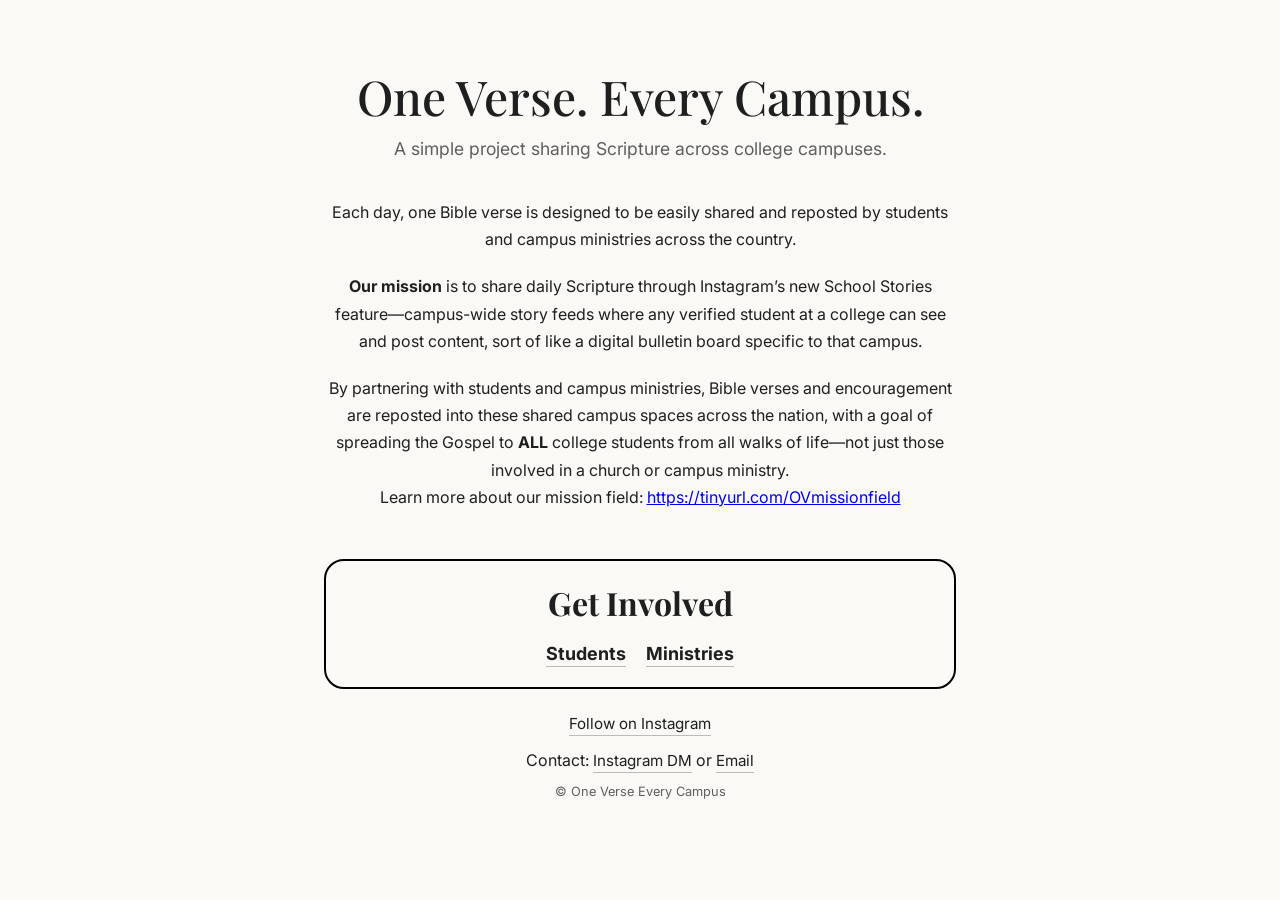
<file: index.html>
<!DOCTYPE html>
<html lang="en">
<head>
  <meta charset="UTF-8" />
  <meta name="viewport" content="width=device-width, initial-scale=1.0" />
  <title>One Verse Every Campus</title>

  <link rel="preconnect" href="https://fonts.googleapis.com">
  <link rel="preconnect" href="https://fonts.gstatic.com" crossorigin>
  <link href="https://fonts.googleapis.com/css2?family=Playfair+Display:wght@400;500&family=Inter:wght@300;400;500&display=swap" rel="stylesheet">

  <link rel="icon" href="images/favicon.ico" type="image/x-icon">

  <link rel="stylesheet" href="styles/general.css">
  <link rel="stylesheet" href="styles/index.css">
</head>
<body>
  <main class="container">
    <h1><a href="/">One Verse. Every Campus.</a></h1>

    <div class="tagline">
      A simple project sharing Scripture across college campuses.
    </div>

    <section class="body-text">
      <p>
        Each day, one Bible verse is designed to be easily shared and reposted
        by students and campus ministries across the country.
      </p>
      <p>
        <b>Our mission</b> is to share daily Scripture 
        through Instagram&rsquo;s new School Stories feature—campus-wide story feeds where any verified student 
        at a college can see and post content, sort of like a digital bulletin board specific to that campus. 
      </p>
      <p>
        By partnering with students and campus ministries, 
        Bible verses and encouragement are reposted into these shared campus spaces across the nation, with a goal of 
        spreading the Gospel to <strong>ALL</strong> college students from all walks of life—not just those involved in a church or campus ministry.
        <br>
        Learn more about our mission field: <a href="https://tinyurl.com/OVmissionfield" target="_blank" rel="noopener noreferrer">https://tinyurl.com/OVmissionfield</a>
      </p>
    </section>

    <div class="cta border-section">
      <h2 style="margin-bottom: 5px;">Get Involved</h2>
      <div class="cta-get-involved">
        <a style="font-size: large; font-weight: bold;" href="/get-involved-students.html">Students</a>
        <a style="font-size: large; font-weight: bold;" href="/get-involved-ministries.html">Ministries</a>
      </div>
    </div>

    <footer>
      <div class="cta">
        <a href="https://instagram.com/oneverseeverycampus" target="_blank" rel="noopener noreferrer">Follow on Instagram</a>
        <p>Contact: <a href="https://ig.me/m/oneverseeverycampus" target="_blank" rel="noopener noreferrer">Instagram DM</a> or <a href="mailto:oneverseeverycampus@gmail.com">Email</a></p>
        <p class="footer-name">© One Verse Every Campus</p>
      </div>
    </footer>
  </main>
</body>
</html>
</file>
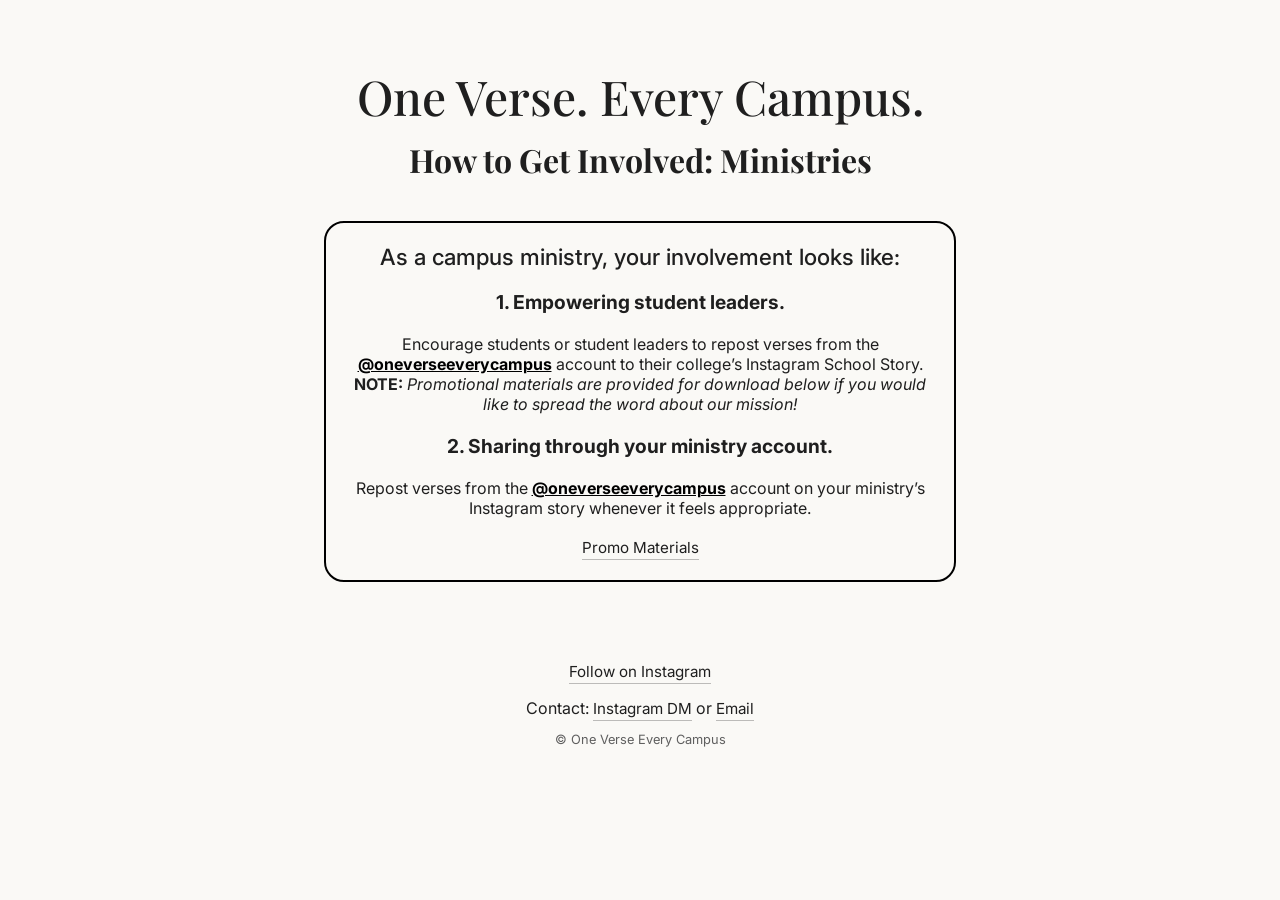
<file: get-involved-ministries.html>
<!DOCTYPE html>
<html lang="en">
<head>
  <meta charset="UTF-8" />
  <meta name="viewport" content="width=device-width, initial-scale=1.0" />
  <title>How to Get Involved | One Verse Every Campus</title>

  <!-- Google Fonts -->
  <link rel="preconnect" href="https://fonts.googleapis.com">
  <link rel="preconnect" href="https://fonts.gstatic.com" crossorigin>
  <link href="https://fonts.googleapis.com/css2?family=Playfair+Display:wght@400;500&family=Inter:wght@300;400;500&display=swap" rel="stylesheet">

  <link rel="icon" href="images/favicon.ico" type="image/x-icon">

  <link rel="stylesheet" href="styles/general.css">
  <link rel="stylesheet" href="styles/get-involved.css">
</head>
<body>
  <main class="container">
    <h1><a href="/">One Verse. Every Campus.</a></h1>
    <h2>How to Get Involved: Ministries</h2>

    <!-- MINISTRIES SECTION -->
    <section class="border-section">
      <h3>As a campus ministry, your involvement looks like:</h3>
      <div>
        <div class="list-item">1. Empowering student leaders.</div><br>
        Encourage students or student leaders to repost verses from the
        <a href="https://www.instagram.com/oneverseeverycampus" class="ig-handle" target="_blank" rel="noopener noreferrer">@oneverseeverycampus</a> 
        account to their college’s Instagram School Story. <br><strong>NOTE:</strong> <i>Promotional materials are provided for download below
        if you would like to spread the word about our mission!</i>
      </div>
      <br>
      <div>
        <div class="list-item">2. Sharing through your ministry account.</div><br>
        Repost verses from the <a href="https://www.instagram.com/oneverseeverycampus" class="ig-handle" target="_blank" rel="noopener noreferrer">@oneverseeverycampus</a> account
        on your ministry’s Instagram story whenever it feels appropriate.
      </div>
      <br>
      <div class="cta">
        <a href="/promo.html">Promo Materials</a>
      </div>
    </section>

    <footer>
      <div class="cta">
        <a href="https://instagram.com/oneverseeverycampus" target="_blank" rel="noopener noreferrer">Follow on Instagram</a>
        <p>Contact: <a href="https://ig.me/m/oneverseeverycampus" target="_blank" rel="noopener noreferrer">Instagram DM</a> or <a href="mailto:oneverseeverycampus@gmail.com">Email</a></p>
        <p class="footer-name">© One Verse Every Campus</p>
      </div>
    </footer>
  </main>
</body>
</html>
</file>
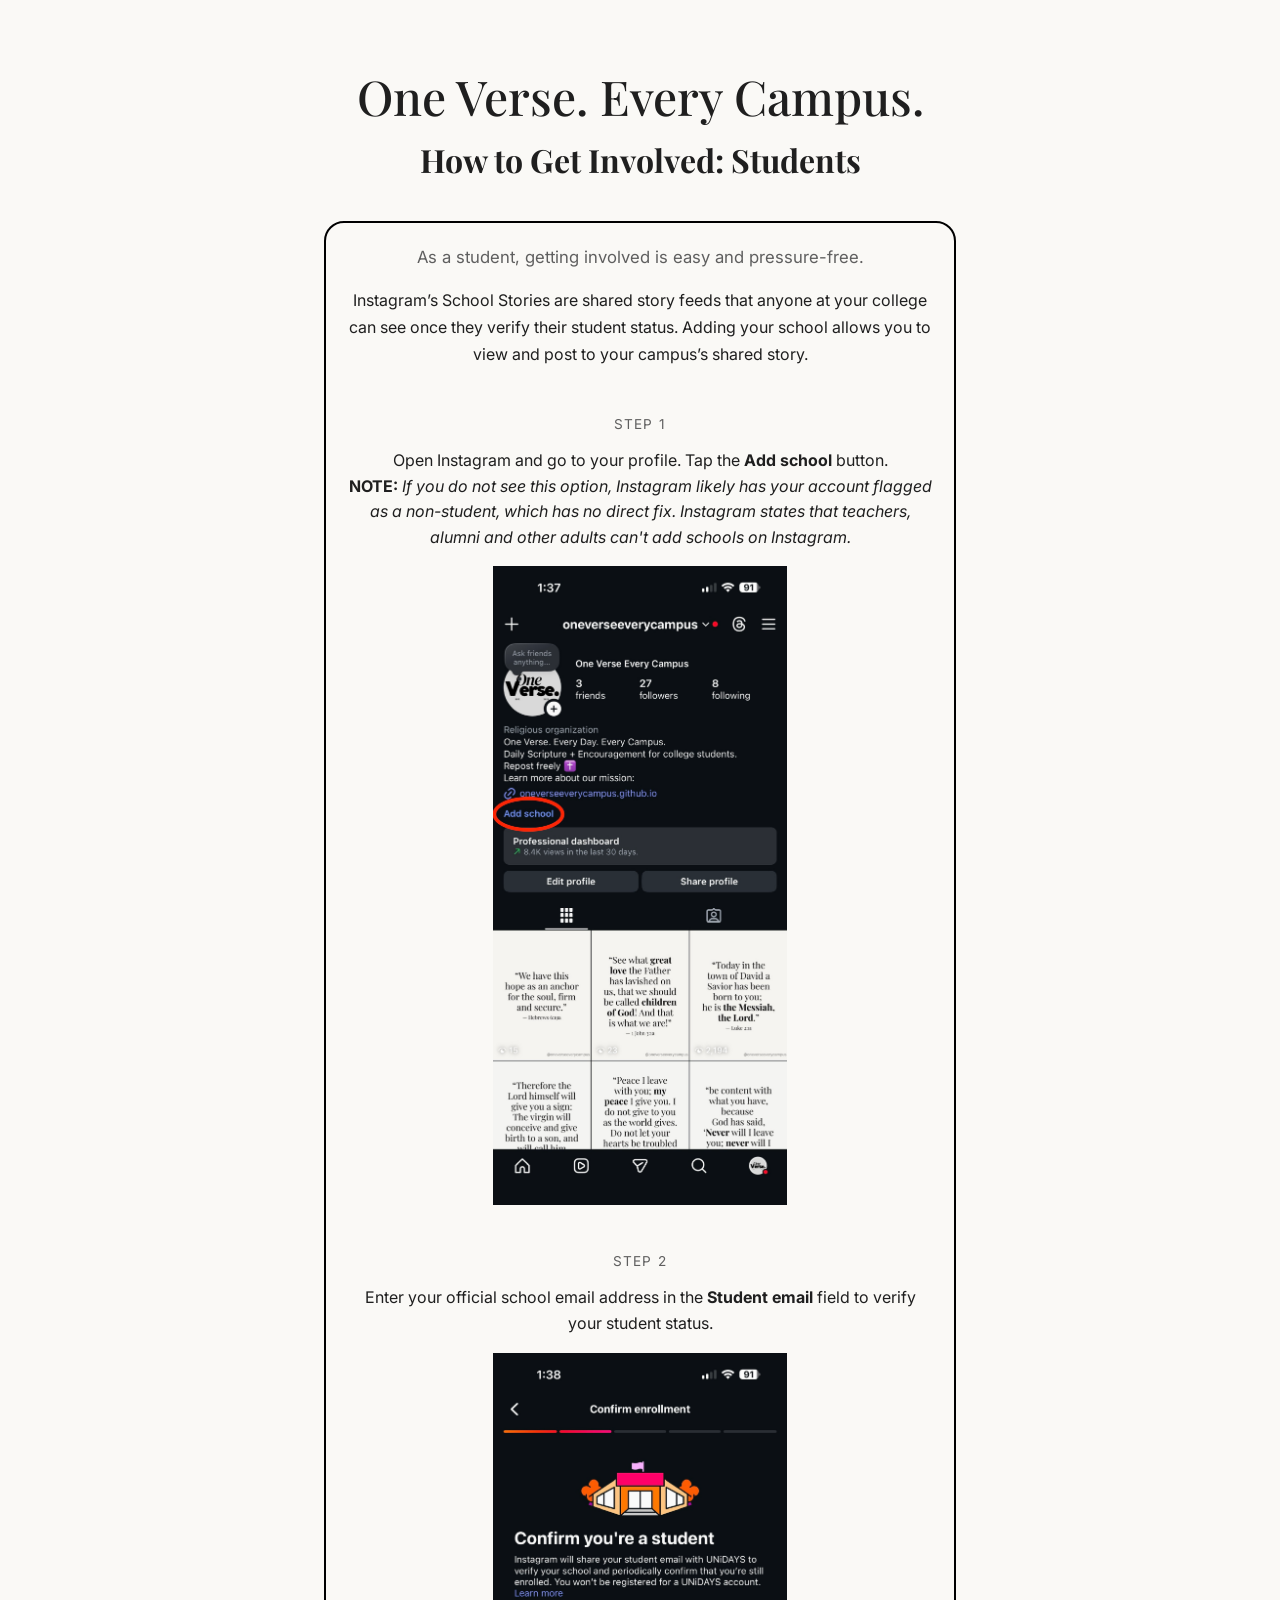
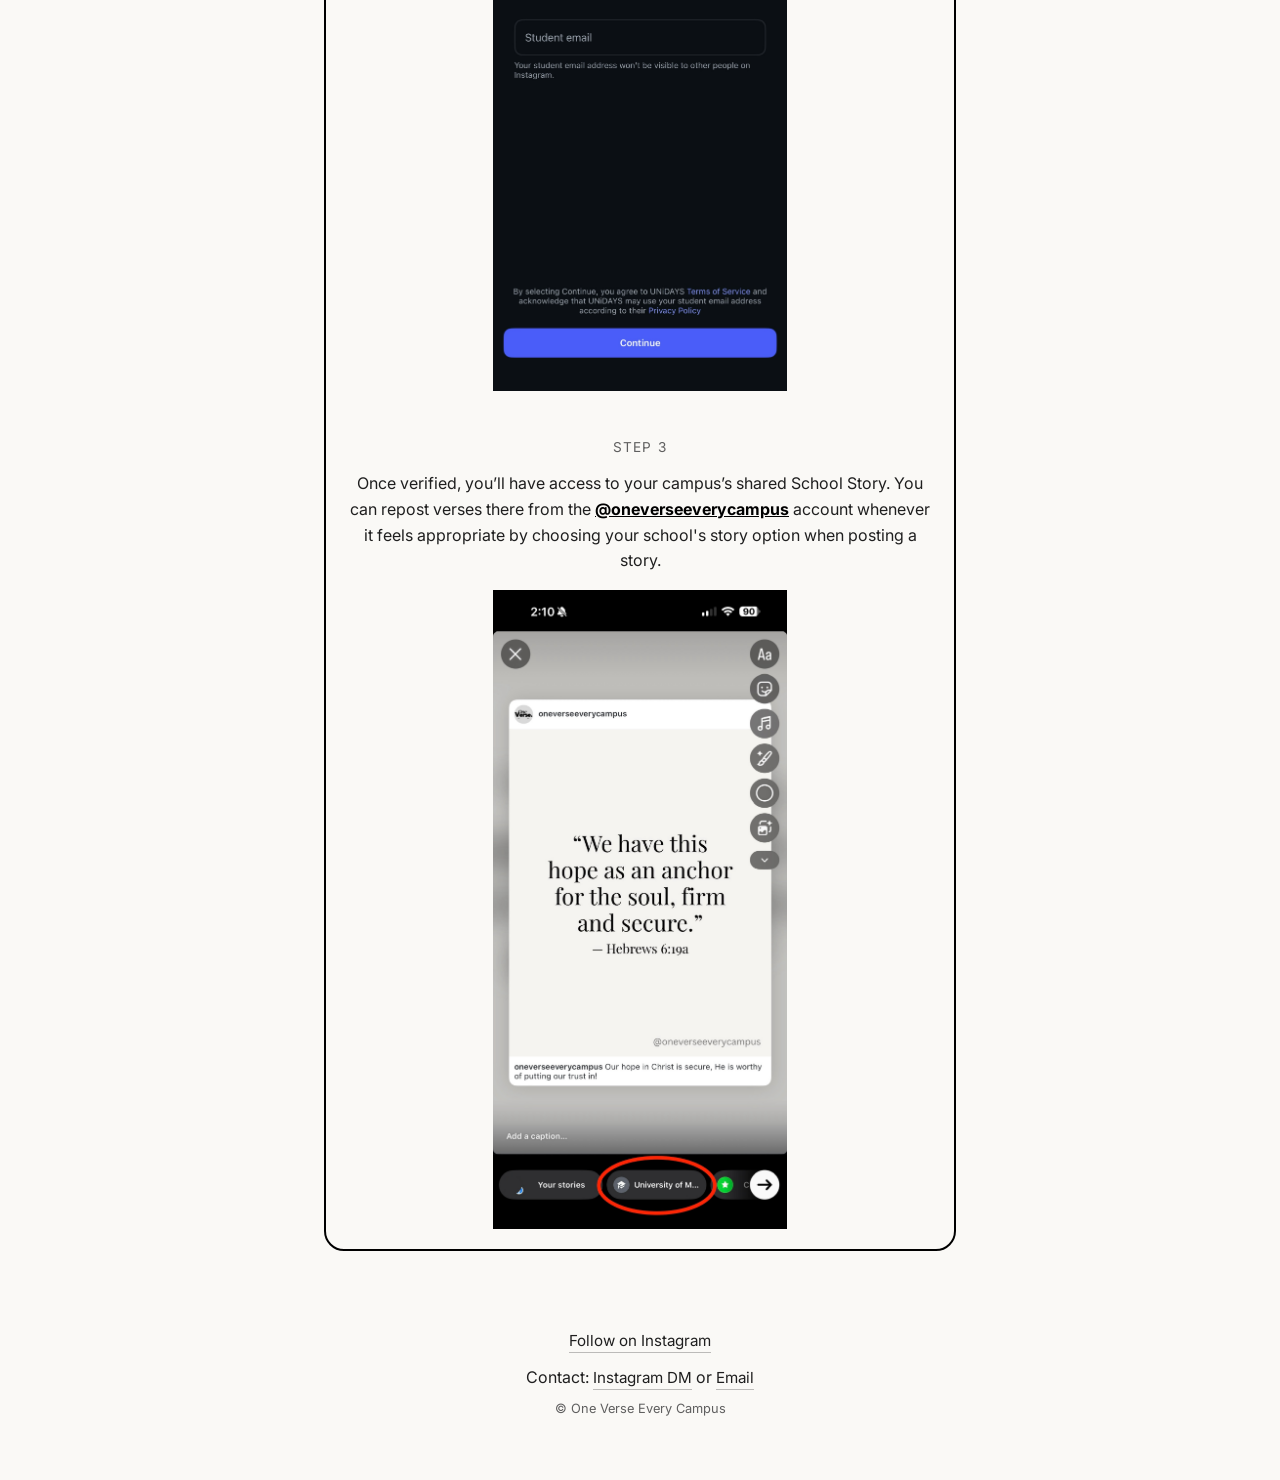
<file: get-involved-students.html>
<!DOCTYPE html>
<html lang="en">
<head>
  <meta charset="UTF-8" />
  <meta name="viewport" content="width=device-width, initial-scale=1.0" />
  <title>How to Get Involved | One Verse Every Campus</title>

  <!-- Google Fonts -->
  <link rel="preconnect" href="https://fonts.googleapis.com">
  <link rel="preconnect" href="https://fonts.gstatic.com" crossorigin>
  <link href="https://fonts.googleapis.com/css2?family=Playfair+Display:wght@400;500&family=Inter:wght@300;400;500&display=swap" rel="stylesheet">

  <link rel="icon" href="images/favicon.ico" type="image/x-icon">

  <link rel="stylesheet" href="styles/general.css">
  <link rel="stylesheet" href="styles/get-involved.css">
</head>
<body>
  <main class="container">
    <h1><a href="/">One Verse. Every Campus.</a></h1>
    <h2>How to Get Involved: Students</h2>

    <!-- STUDENTS SECTION -->
    <section class="border-section">
      <p class="intro">
        As a student, getting involved is easy and pressure-free.
      </p>
      
      <p class="section-text">
        Instagram’s School Stories are shared story feeds that anyone at your college can see
        once they verify their student status. Adding your school allows you to view and post
        to your campus’s shared story.
      </p>

      <div class="steps">
        <div class="step">
          <div class="step-number">Step 1</div>
          <div class="step-text">
            Open Instagram and go to your profile. Tap the
            <strong>Add school</strong> button.
            <br>
            <strong>NOTE:</strong> <i>If you do not see this option, Instagram likely has your account flagged
            as a non-student, which has no direct fix. Instagram states that teachers, alumni and other adults can't add schools on Instagram.</i>
          </div>
          <div class="step-img">
              <img src="images/student-steps/Step1.jpeg">
          </div>
        </div>

        <div class="step">
          <div class="step-number">Step 2</div>
          <div class="step-text">
            Enter your official school email address in the <strong>Student email</strong> 
            field to verify your student status.
          </div>
          <div class="step-img">
              <img src="images/student-steps/Step2.jpeg">
          </div>
        </div>

        <div class="step">
          <div class="step-number">Step 3</div>
          <div class="step-text">
            Once verified, you’ll have access to your campus’s shared School Story.
            You can repost verses there from the <a href="https://www.instagram.com/oneverseeverycampus" class="ig-handle" target="_blank" rel="noopener noreferrer">@oneverseeverycampus</a> 
            account whenever it feels appropriate by choosing your school's story option when posting a story.
          </div>
            <div class="step-img">
              <img src="images/student-steps/Step3.jpeg">
            </div>
        </div>
      </div>
    </section>

    <footer>
      <div class="cta">
        <a href="https://instagram.com/oneverseeverycampus" target="_blank" rel="noopener noreferrer">Follow on Instagram</a>
        <p>Contact: <a href="https://ig.me/m/oneverseeverycampus" target="_blank" rel="noopener noreferrer">Instagram DM</a> or <a href="mailto:oneverseeverycampus@gmail.com">Email</a></p>
        <p class="footer-name">© One Verse Every Campus</p>
      </div>
    </footer>
  </main>
</body>
</html>
</file>
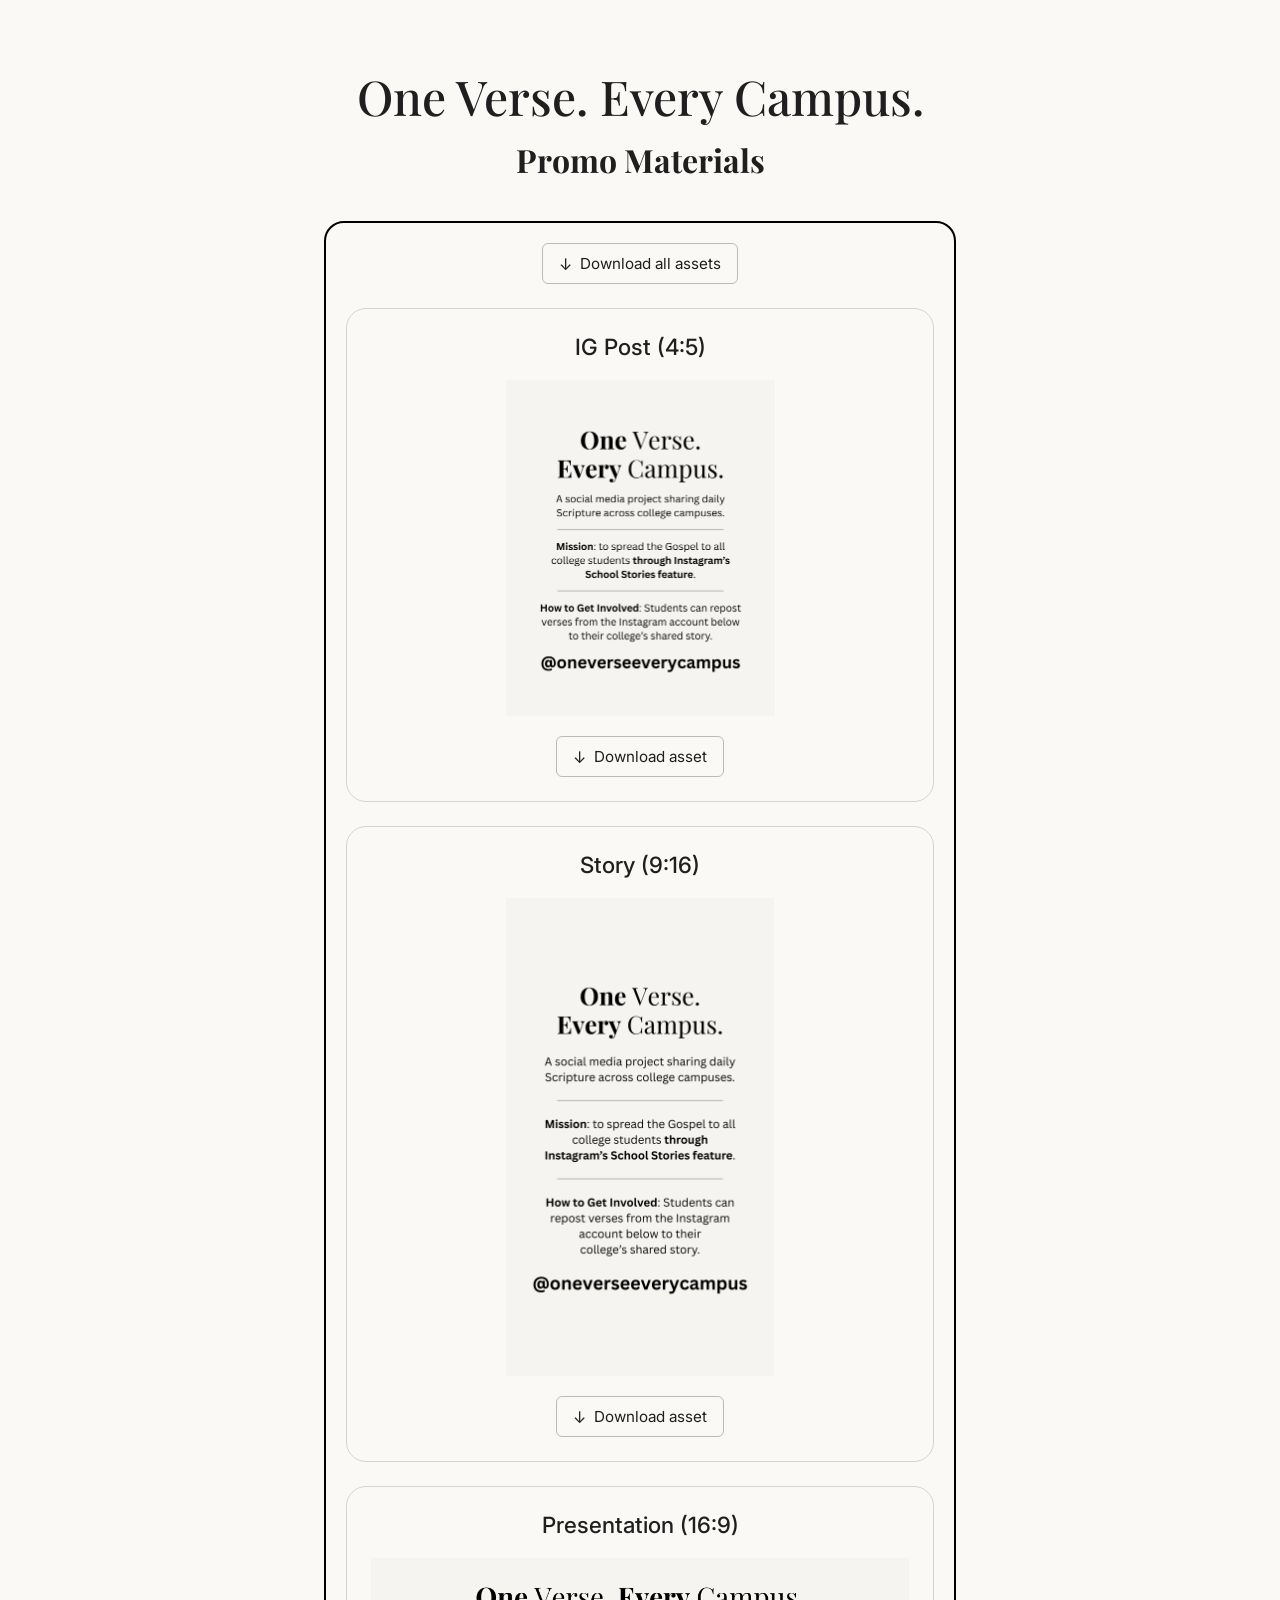
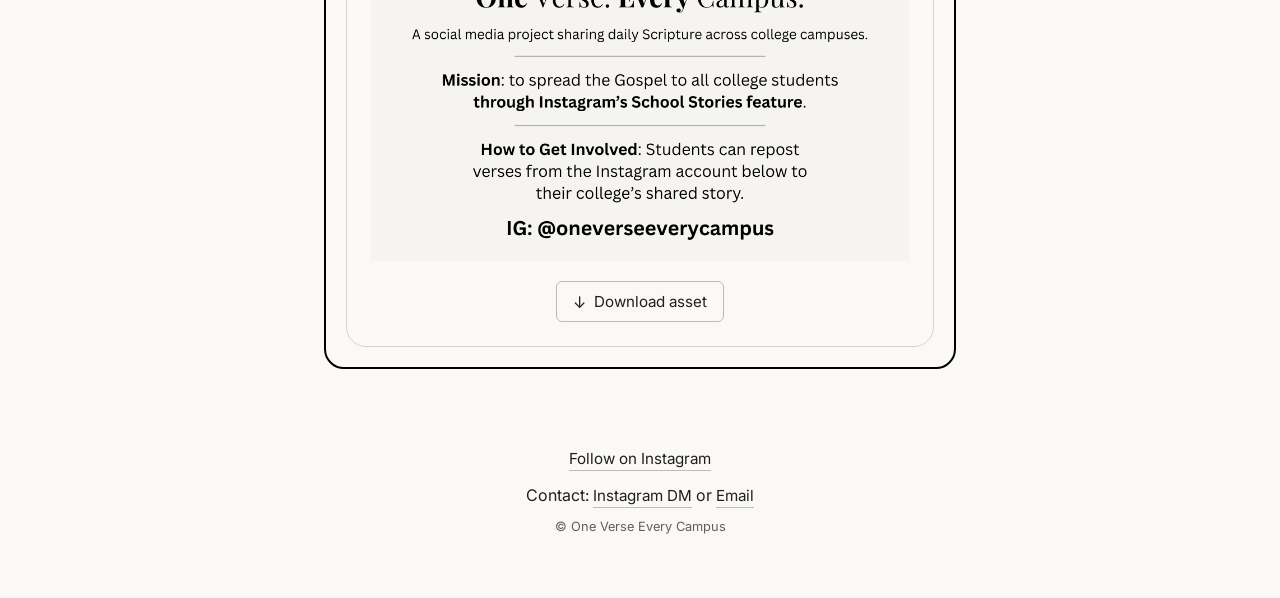
<file: promo.html>
<!DOCTYPE html>
<html lang="en">
<head>
  <meta charset="UTF-8" />
  <meta name="viewport" content="width=device-width, initial-scale=1.0" />
  <title>Promo Materials | One Verse Every Campus</title>

  <!-- Google Fonts -->
  <link rel="preconnect" href="https://fonts.googleapis.com">
  <link rel="preconnect" href="https://fonts.gstatic.com" crossorigin>
  <link href="https://fonts.googleapis.com/css2?family=Playfair+Display:wght@400;500&family=Inter:wght@300;400;500&display=swap" rel="stylesheet">

  <link rel="icon" href="images/favicon.ico" type="image/x-icon">

  <link rel="stylesheet" href="styles/general.css">
  <link rel="stylesheet" href="styles/promo.css">
</head>
<body>
  <main class="container">
    <h1><a href="/">One Verse. Every Campus.</a></h1>
    <h2>Promo Materials</h2>

    <section class="card-container border-section">
        <div>
            <a href="images/promos/AllPromos.zip" class="download-btn" style="margin: 0;" download>
                <span class="download-icon">↓</span>
                Download all assets
            </a>
        </div>

      <div class="card border-section">
        <h3>IG Post (4:5)</h3>
        <img src="images/promos/IGPostPromo.png">
        <a href="images/promos/IGPostPromo.png" class="download-btn" download>
            <span class="download-icon">↓</span>
            Download asset
        </a>
      </div>

      <div class="card border-section">
        <h3>Story (9:16)</h3>
        <img src="images/promos/IGStoryPromo.png">
        <a href="images/promos/IGStoryPromo.png" class="download-btn" download>
            <span class="download-icon">↓</span>
            Download asset
        </a>
      </div>

      <div class="card border-section">
        <h3>Presentation (16:9)</h3>
        <img src="images/promos/PresentationPromo.png" style="max-width: 100%;">
        <a href="images/promos/PresentationPromo.png" class="download-btn" download>
            <span class="download-icon">↓</span>
            Download asset
        </a>
      </div>
    </section>

    <footer>
      <div class="cta">
        <a href="https://instagram.com/oneverseeverycampus" target="_blank" rel="noopener noreferrer">Follow on Instagram</a>
        <p>Contact: <a href="https://ig.me/m/oneverseeverycampus" target="_blank" rel="noopener noreferrer">Instagram DM</a> or <a href="mailto:oneverseeverycampus@gmail.com">Email</a></p>
        <p class="footer-name">© One Verse Every Campus</p>
      </div>
    </footer>
  </main>
</body>
</html>
</file>
<file: styles/general.css>
:root {
    --bg: #FAF9F6;
    --text-main: #1f1f1f;
    --text-muted: #5f5f5f;
}

* {
    box-sizing: border-box;
    margin: 0;
    padding: 0;
}

body {
    font-family: Inter, system-ui, -apple-system, BlinkMacSystemFont, "Segoe UI", sans-serif;
    background-color: var(--bg);
    color: var(--text-main);
    min-height: 100vh;
}

section {
    margin-bottom: 80px;
}

.container {
    max-width: 680px;
    padding: 64px 24px;
    text-align: center;
    margin: 0 auto;
}

.border-section {
    padding: 20px;
    border: 2px solid black;
    border-radius: 20px;
}

h1 {
    font-family: "Playfair Display", serif;
    font-size: clamp(2.2rem, 5vw, 3rem);
    font-weight: 500;
    margin-bottom: 10px;
}

h1 a {
  text-decoration: none;
  color: inherit;
  font: inherit;
}

h1 a:hover,
h1 a:focus {
  text-decoration: none;
  color: inherit;
}

h2 {
    font-family: "Playfair Display", serif;
    font-size: clamp(1.6rem, 3vw, 2rem);
    font-weight: bold;
    margin-bottom: 40px;
    text-align: center;
}

h3 {
    font-size: 1.4rem;
    font-weight: 500;
    margin-bottom: 20px;
    text-align: center;
}

img {
    max-width: 50%;
    height: auto;
}

footer {
    margin-top: 25px;
}
.footer-name {
    font-size: 0.8rem;
    color: var(--text-muted);
}

@media (max-width: 480px) {
    .container {
    padding: 48px 20px;
    }

    .tagline {
    margin-bottom: 40px;
    }

    .body-text {
    margin-bottom: 40px;
    }
}

.body-text {
    font-size: 1rem;
    line-height: 1.7;
    color: var(--text-main);
    margin-bottom: 48px;
}

.body-text p {
    margin-bottom: 20px;
}

.cta {
    display: flex;
    flex-direction: column;
    gap: 14px;
    align-items: center;
}

.cta a {
    text-decoration: none;
    color: var(--text-main);
    font-size: 0.95rem;
    border-bottom: 1px solid rgba(0, 0, 0, 0.25);
    padding-bottom: 2px;
    transition: opacity 0.2s ease;
}

.cta a:hover {
    opacity: 0.65;
}

.ig-handle {
    color: black;
    text-decoration: underline;
    font-weight: bold;
}
</file>
<file: styles/index.css>
.tagline {
    font-size: 1.1rem;
    color: var(--text-muted);
    margin-bottom: 40px;
}

.cta-get-involved {
    display: flex;
    gap: 20px;
}
</file>
<file: styles/get-involved.css>
.intro {
    text-align: center;
    font-size: 1.05rem;
    color: var(--text-muted);
    margin-bottom: 15px;
    line-height: 1.7;
}

.section-text {
    font-size: 1rem;
    line-height: 1.7;
    text-align: center;
    max-width: 620px;
    margin: 0 auto 48px;
}

/* Ministries Page */
.list-item {
    font-size: 1.2rem;
    font-weight: bold;
}

/* Students Page */
.steps {
    display: flex;
    flex-direction: column;
    gap: 48px;
    max-width: 620px;
    margin: 0 auto;
}

.step {
    display: flex;
    flex-direction: column;
    gap: 16px;
}

.step-number {
    font-size: 0.85rem;
    text-transform: uppercase;
    letter-spacing: 0.08em;
    color: var(--text-muted);
}

.step-text {
    font-size: 1rem;
    line-height: 1.6;
}

.step-img {
    display: flex;
    align-items: center;
    justify-content: center;
}
</file>
<file: styles/promo.css>
.card-container {
    display: flex;
    flex-direction: column;
    gap: 24px;
}

.card {
  border: 1px solid rgba(0, 0, 0, 0.15);
  padding: 24px;
  display: flex;
  align-items: center;
  justify-content: center;
  flex-direction: column;
  min-height: 200px;
}

.download-btn {
  display: inline-flex;
  align-items: center;
  gap: 8px;

  font-family: Inter, system-ui, -apple-system, BlinkMacSystemFont, "Segoe UI", sans-serif;
  font-size: 0.95rem;
  font-weight: 400;

  color: var(--text-main);
  text-decoration: none;

  padding: 10px 16px;
  border: 1px solid rgba(0, 0, 0, 0.25);
  border-radius: 6px;

  background-color: transparent;
  transition: opacity 0.2s ease, background-color 0.2s ease;

  margin-top: 20px;
}

.download-btn:hover {
  opacity: 0.75;
  background-color: rgba(0, 0, 0, 0.03);
}

.download-icon {
  font-size: 1rem;
  line-height: 1;
}
</file>
